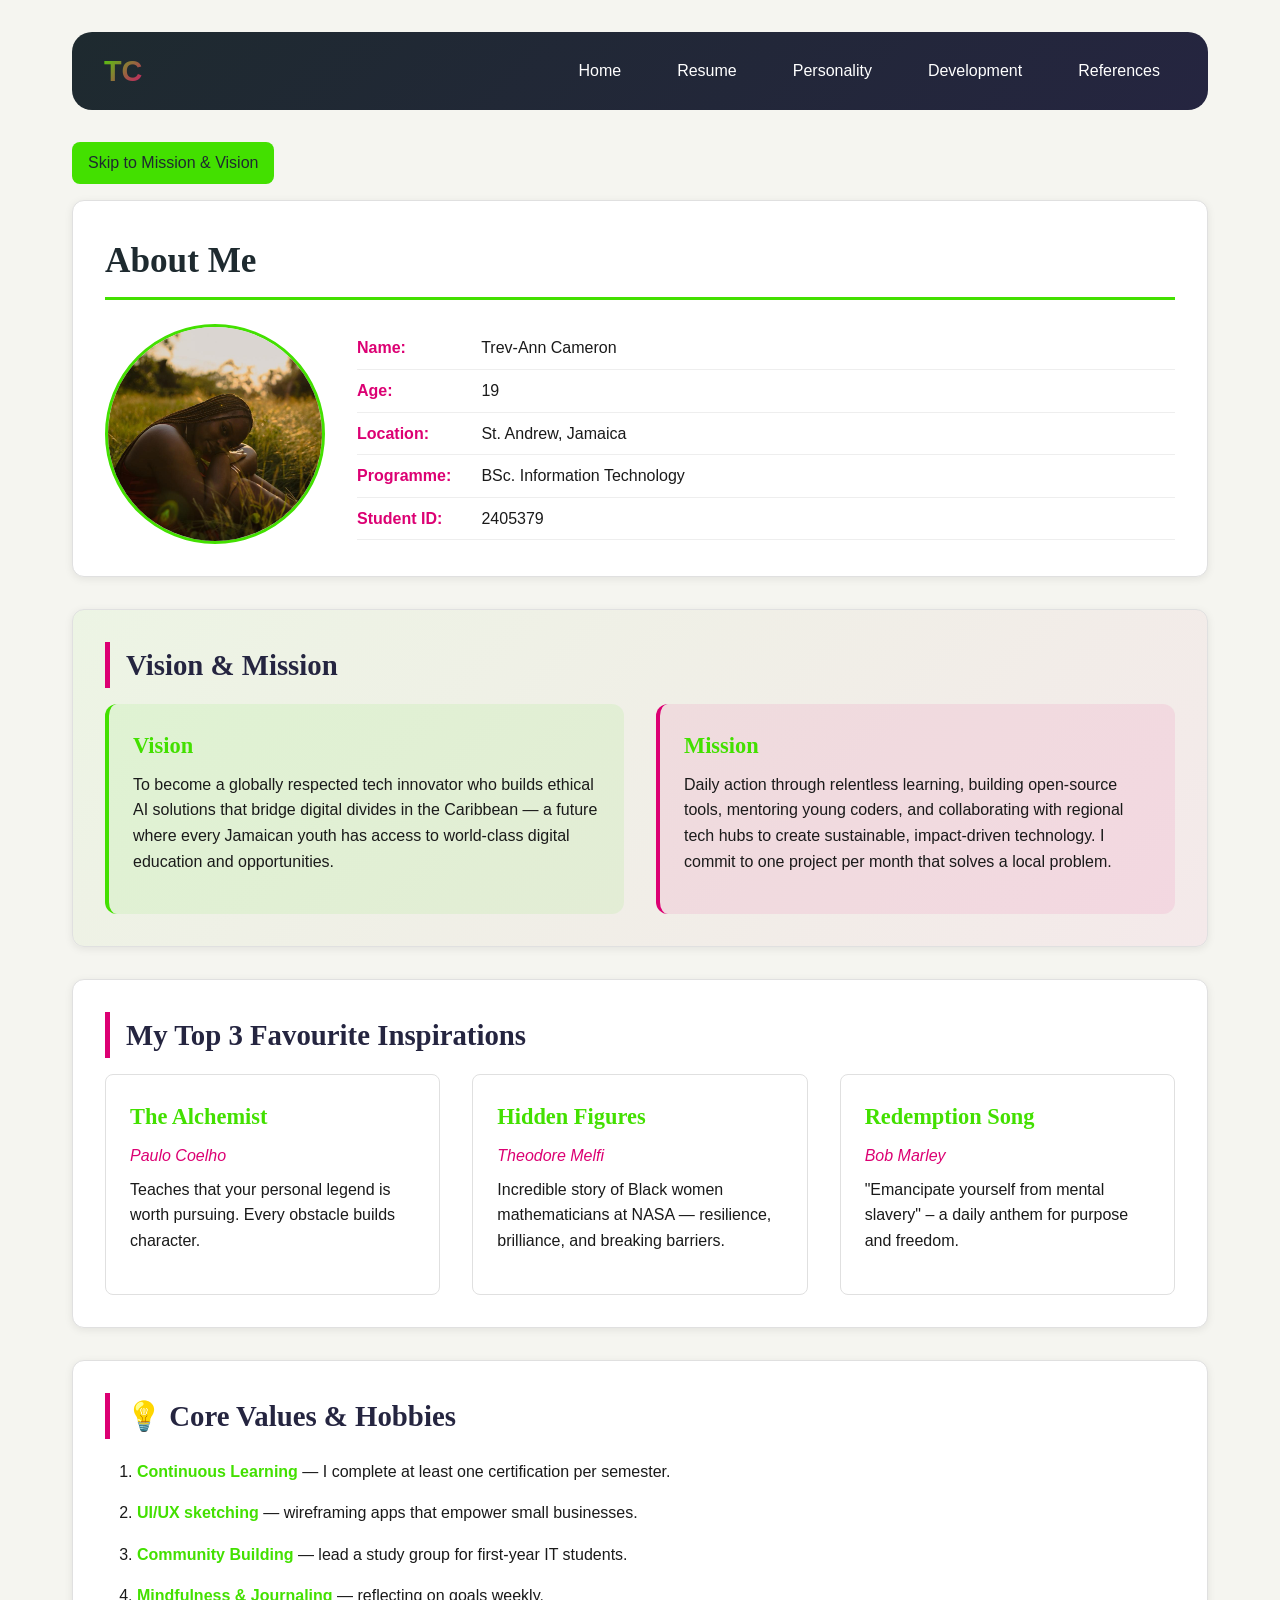
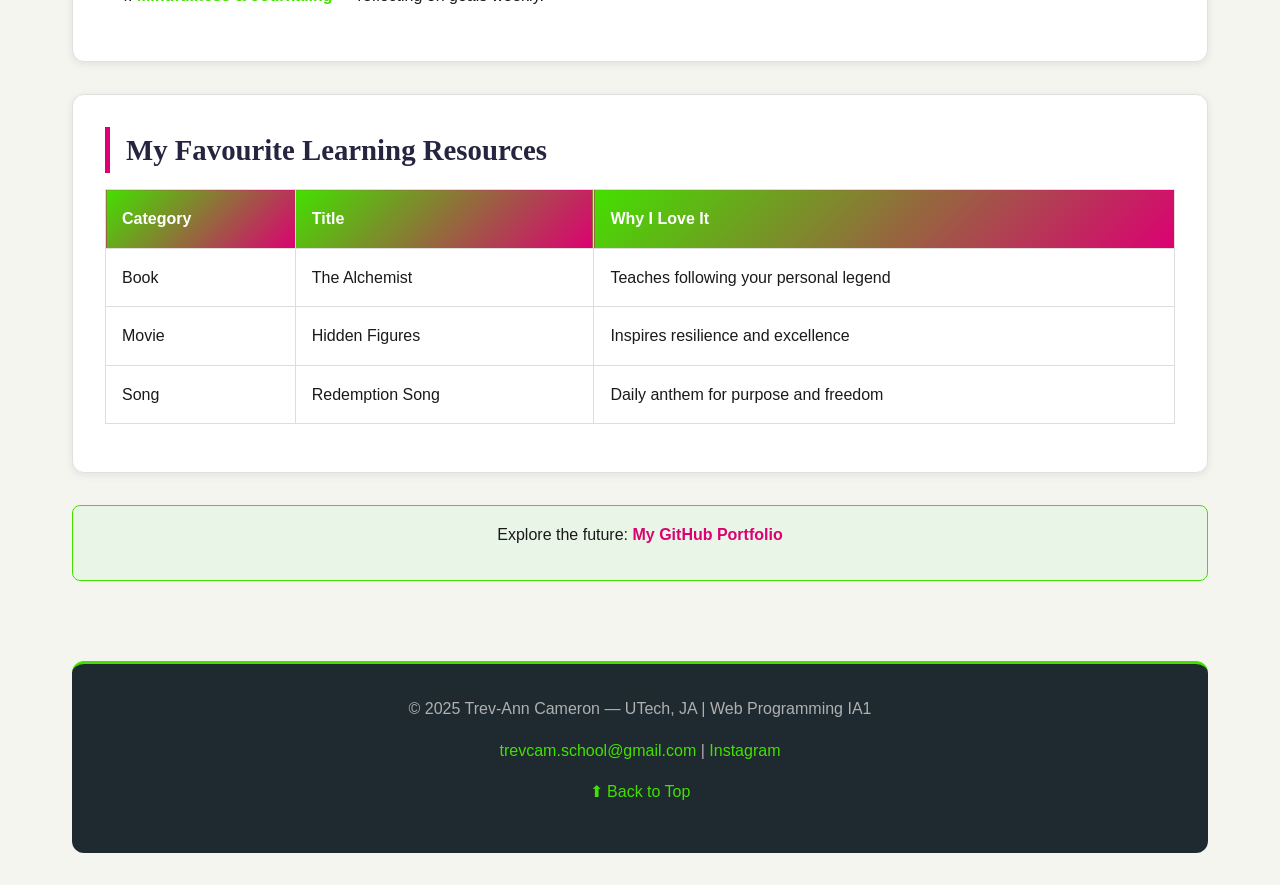
<file: codes/index.html>
<!DOCTYPE html>
<html lang="en">
<head>
    <meta charset="UTF-8">
    <meta name="viewport" content="width=device-width, initial-scale=1.0">
    <title>Trev-Ann Cameron | Visionary Portfolio</title>
    <link rel="stylesheet" href="style.css">
</head>
<body>

    
    <nav>
        <div class="logo-container">
            <div class="logo">TC</div>
        </div>
        <ul class="nav-links">
            <li><a href="index.html">Home</a></li>
            <li><a href="resume.html">Resume</a></li>
            <li><a href="personality.html">Personality</a></li>
            <li><a href="development.html">Development</a></li>
            <li><a href="references.html">References</a></li>
        </ul>
    </nav>

    <main class="container">
       
        <div class="skip-link">
            <a href="#mission-vision"> Skip to Mission & Vision</a>
        </div>

    
        <section class="demographics card">
            <h1>About Me</h1>
            <div class="demo-flex">
                <img src="../assets/trev-in-field-of-grass.jpeg" alt="Trev-Ann Cameron smiling in a green field, portfolio headshot" 
                     class="profile-img"
                     onclick="location.href='mailto:trevcam.school@gmail.com'">
                <ul class="demographics-list">
                    <li><strong>Name:</strong> Trev-Ann Cameron</li>
                    <li><strong>Age:</strong> 19</li>
                    <li><strong>Location:</strong> St. Andrew, Jamaica</li>
                    <li><strong>Programme:</strong> BSc. Information Technology</li>
                    <li><strong>Student ID:</strong> 2405379</li>
                </ul>
            </div>
        </section>

    
        <section id="mission-vision" class="card">
            <h2> Vision & Mission </h2>
            <div class="mission-vision-container">
                <div class="vision-box">
                    <h3> Vision</h3>
                    <p>To become a globally respected tech innovator who builds ethical AI solutions that bridge digital divides in the Caribbean — a future where every Jamaican youth has access to world-class digital education and opportunities.</p>
                </div>
                <div class="mission-box">
                    <h3>Mission</h3>
                    <p>Daily action through relentless learning, building open-source tools, mentoring young coders, and collaborating with regional tech hubs to create sustainable, impact-driven technology. I commit to one project per month that solves a local problem.</p>
                </div>
            </div>
        </section>

   
        <section class="card favorites-section">
            <h2> My Top 3 Favourite Inspirations </h2>
            <div class="cards-container">
                <div class="fav-card">
                    <h3> The Alchemist</h3>
                    <p class="author">Paulo Coelho</p>
                    <p>Teaches that your personal legend is worth pursuing. Every obstacle builds character.</p>
                </div>
                <div class="fav-card">
                    <h3> Hidden Figures</h3>
                    <p class="author">Theodore Melfi</p>
                    <p>Incredible story of Black women mathematicians at NASA — resilience, brilliance, and breaking barriers.</p>
                </div>
                <div class="fav-card">
                    <h3>Redemption Song</h3>
                    <p class="author">Bob Marley</p>
                    <p>"Emancipate yourself from mental slavery" – a daily anthem for purpose and freedom.</p>
                </div>
            </div>
        </section>

       
        <section class="card list-section">
            <h2>💡 Core Values & Hobbies</h2>
            <ol class="styled-list ordered">
                <li> <strong>Continuous Learning</strong> — I complete at least one certification per semester.</li>
                <li> <strong>UI/UX sketching</strong> — wireframing apps that empower small businesses.</li>
                <li> <strong>Community Building</strong> — lead a study group for first-year IT students.</li>
                <li> <strong>Mindfulness & Journaling</strong> — reflecting on goals weekly.</li>
            </ol>
        </section>

        
        <section class="card table-section">
            <h2> My Favourite Learning Resources</h2>
            <table class="favorites-table">
                <thead>
                    <tr>
                        <th>Category</th>
                        <th>Title</th>
                        <th>Why I Love It</th>
                    </tr>
                </thead>
                <tbody>
                    <tr>
                        <td>Book</td>
                        <td>The Alchemist</td>
                        <td>Teaches following your personal legend</td>
                    </tr>
                    <tr>
                        <td>Movie</td>
                        <td>Hidden Figures</td>
                        <td>Inspires resilience and excellence</td>
                    </tr>
                    <tr>
                        <td> Song</td>
                        <td>Redemption Song</td>
                        <td>Daily anthem for purpose and freedom</td>
                    </tr>
                </tbody>
            </table>
        </section>

        
        <div class="external-link-box">
            <p>Explore the future: <a href="https://github.com/trevluvscoding/IA1" target="_blank" class="external">My GitHub Portfolio </a></p>
        </div>

    </main>

    <footer id="main-footer">
        <p>© 2025 Trev-Ann Cameron — UTech, JA | Web Programming IA1</p>
        <p><a href="mailto:trevcam.school@gmail.com">trevcam.school@gmail.com</a> | 
        <a href="https://www.instagram.com/trevantonia" target="_blank">Instagram </a></p>
        <p><a href="#">⬆ Back to Top</a></p>
    </footer>
</body>
</html>
</file>
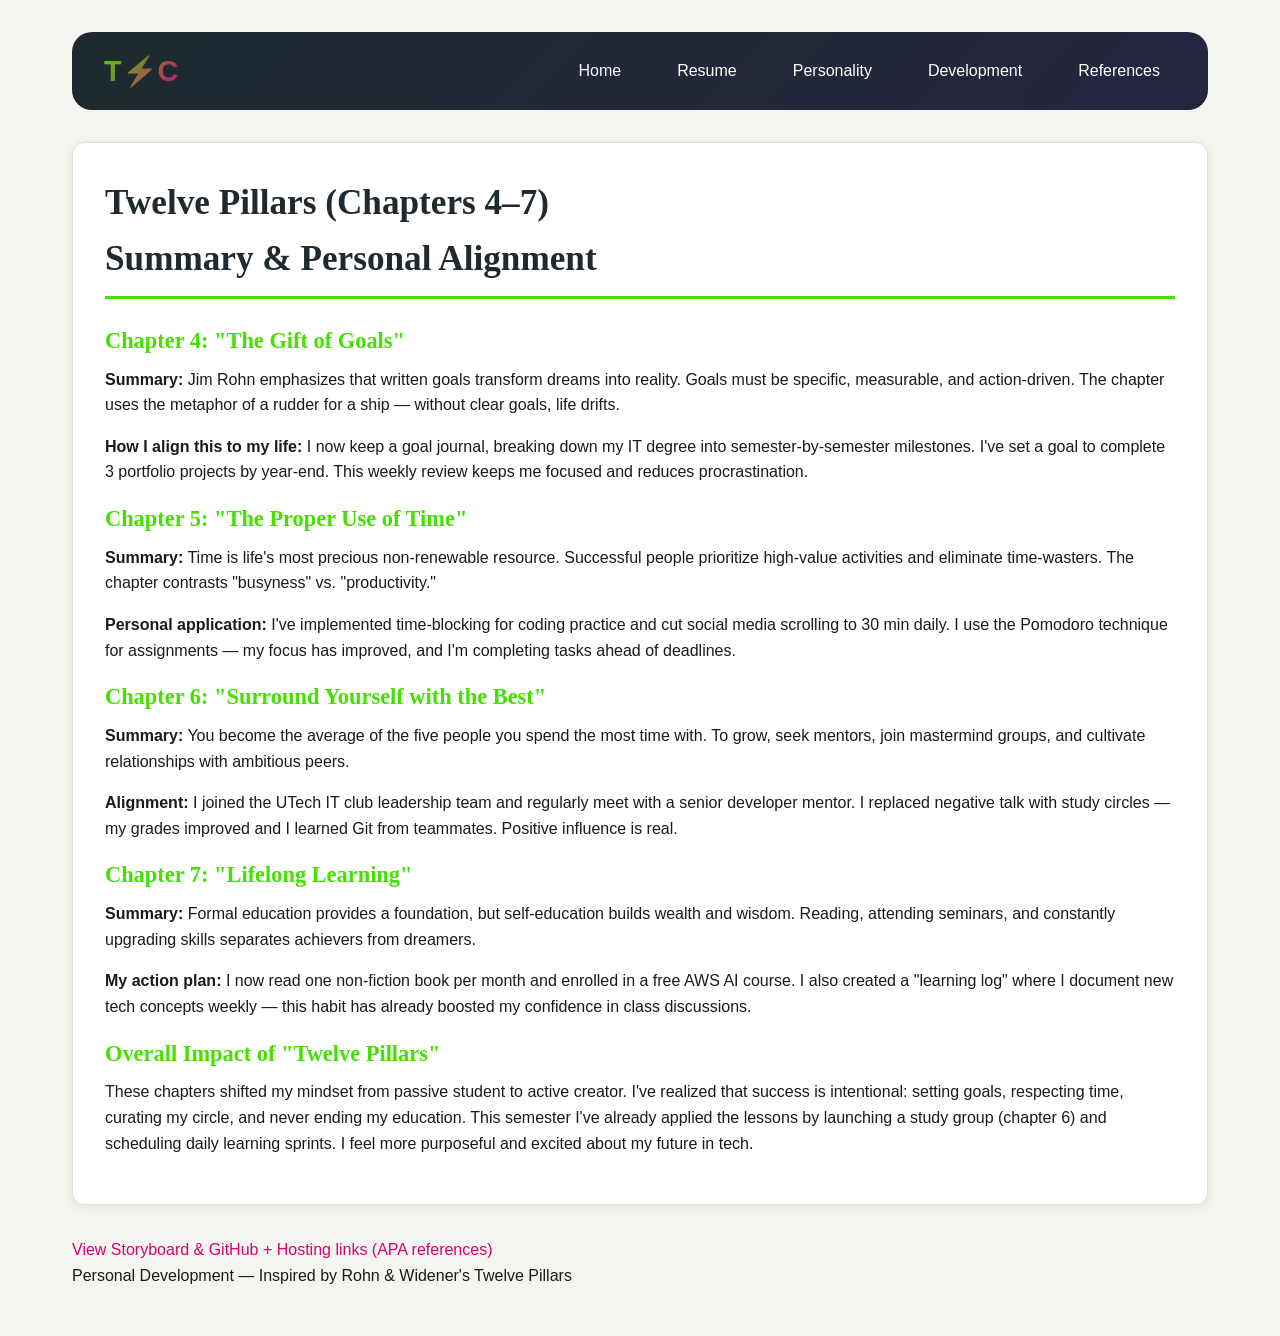
<file: codes/development.html>
<!DOCTYPE html>
<html lang="en">
<head>
    <meta charset="UTF-8">
    <meta name="viewport" content="width=device-width, initial-scale=1.0">
    <title>Personal Development | Twelve Pillars Reflection</title>
    <link rel="stylesheet" href="style.css">
</head>
<body>
    <nav>
        <div class="logo-container"><div class="logo">T⚡C</div></div>
        <ul class="nav-links">
            <li><a href="index.html">Home</a></li>
            <li><a href="resume.html">Resume</a></li>
            <li><a href="personality.html">Personality</a></li>
            <li><a href="development.html">Development</a></li>
            <li><a href="references.html">References</a></li>
        </ul>
    </nav>

    <main class="container">
        <!-- Q4.3: Twelve Pillars Chapters 4-7 summary and reflection -->
        <section class="card pillars-reflection">
            <h1> Twelve Pillars (Chapters 4–7) <br> Summary & Personal Alignment</h1>
            
            <div class="chapter-summary">
                <h3> Chapter 4: "The Gift of Goals"</h3>
                <p><strong>Summary:</strong> Jim Rohn emphasizes that written goals transform dreams into reality. Goals must be specific, measurable, and action-driven. The chapter uses the metaphor of a rudder for a ship — without clear goals, life drifts.</p>
                <p><strong>How I align this to my life:</strong> I now keep a goal journal, breaking down my IT degree into semester-by-semester milestones. I've set a goal to complete 3 portfolio projects by year-end. This weekly review keeps me focused and reduces procrastination.</p>
            </div>

            <div class="chapter-summary">
                <h3> Chapter 5: "The Proper Use of Time"</h3>
                <p><strong>Summary:</strong> Time is life's most precious non-renewable resource. Successful people prioritize high-value activities and eliminate time-wasters. The chapter contrasts "busyness" vs. "productivity."</p>
                <p><strong>Personal application:</strong> I've implemented time-blocking for coding practice and cut social media scrolling to 30 min daily. I use the Pomodoro technique for assignments — my focus has improved, and I'm completing tasks ahead of deadlines.</p>
            </div>

            <div class="chapter-summary">
                <h3> Chapter 6: "Surround Yourself with the Best"</h3>
                <p><strong>Summary:</strong> You become the average of the five people you spend the most time with. To grow, seek mentors, join mastermind groups, and cultivate relationships with ambitious peers.</p>
                <p><strong>Alignment:</strong> I joined the UTech IT club leadership team and regularly meet with a senior developer mentor. I replaced negative talk with study circles — my grades improved and I learned Git from teammates. Positive influence is real.</p>
            </div>

            <div class="chapter-summary">
                <h3> Chapter 7: "Lifelong Learning"</h3>
                <p><strong>Summary:</strong> Formal education provides a foundation, but self-education builds wealth and wisdom. Reading, attending seminars, and constantly upgrading skills separates achievers from dreamers.</p>
                <p><strong>My action plan:</strong> I now read one non-fiction book per month and enrolled in a free AWS AI course. I also created a "learning log" where I document new tech concepts weekly — this habit has already boosted my confidence in class discussions.</p>
            </div>

            <div class="overall-reflection">
                <h3> Overall Impact of "Twelve Pillars" </h3>
                <p>These chapters shifted my mindset from passive student to active creator. I've realized that success is intentional: setting goals, respecting time, curating my circle, and never ending my education. This semester I've already applied the lessons by launching a study group (chapter 6) and scheduling daily learning sprints. I feel more purposeful and excited about my future in tech.</p>
            </div>
        </section>

        <!-- Anchor link to storyboard in references (GitHub and hosting link will be there) -->
        <div class="ref-link">
            <a href="references.html#storyboard-ref"> View Storyboard & GitHub + Hosting links (APA references)</a>
        </div>
    </main>

    <footer>
        <p>Personal Development — Inspired by Rohn & Widener's Twelve Pillars</p>
    </footer>
</body>
</html>
</file>
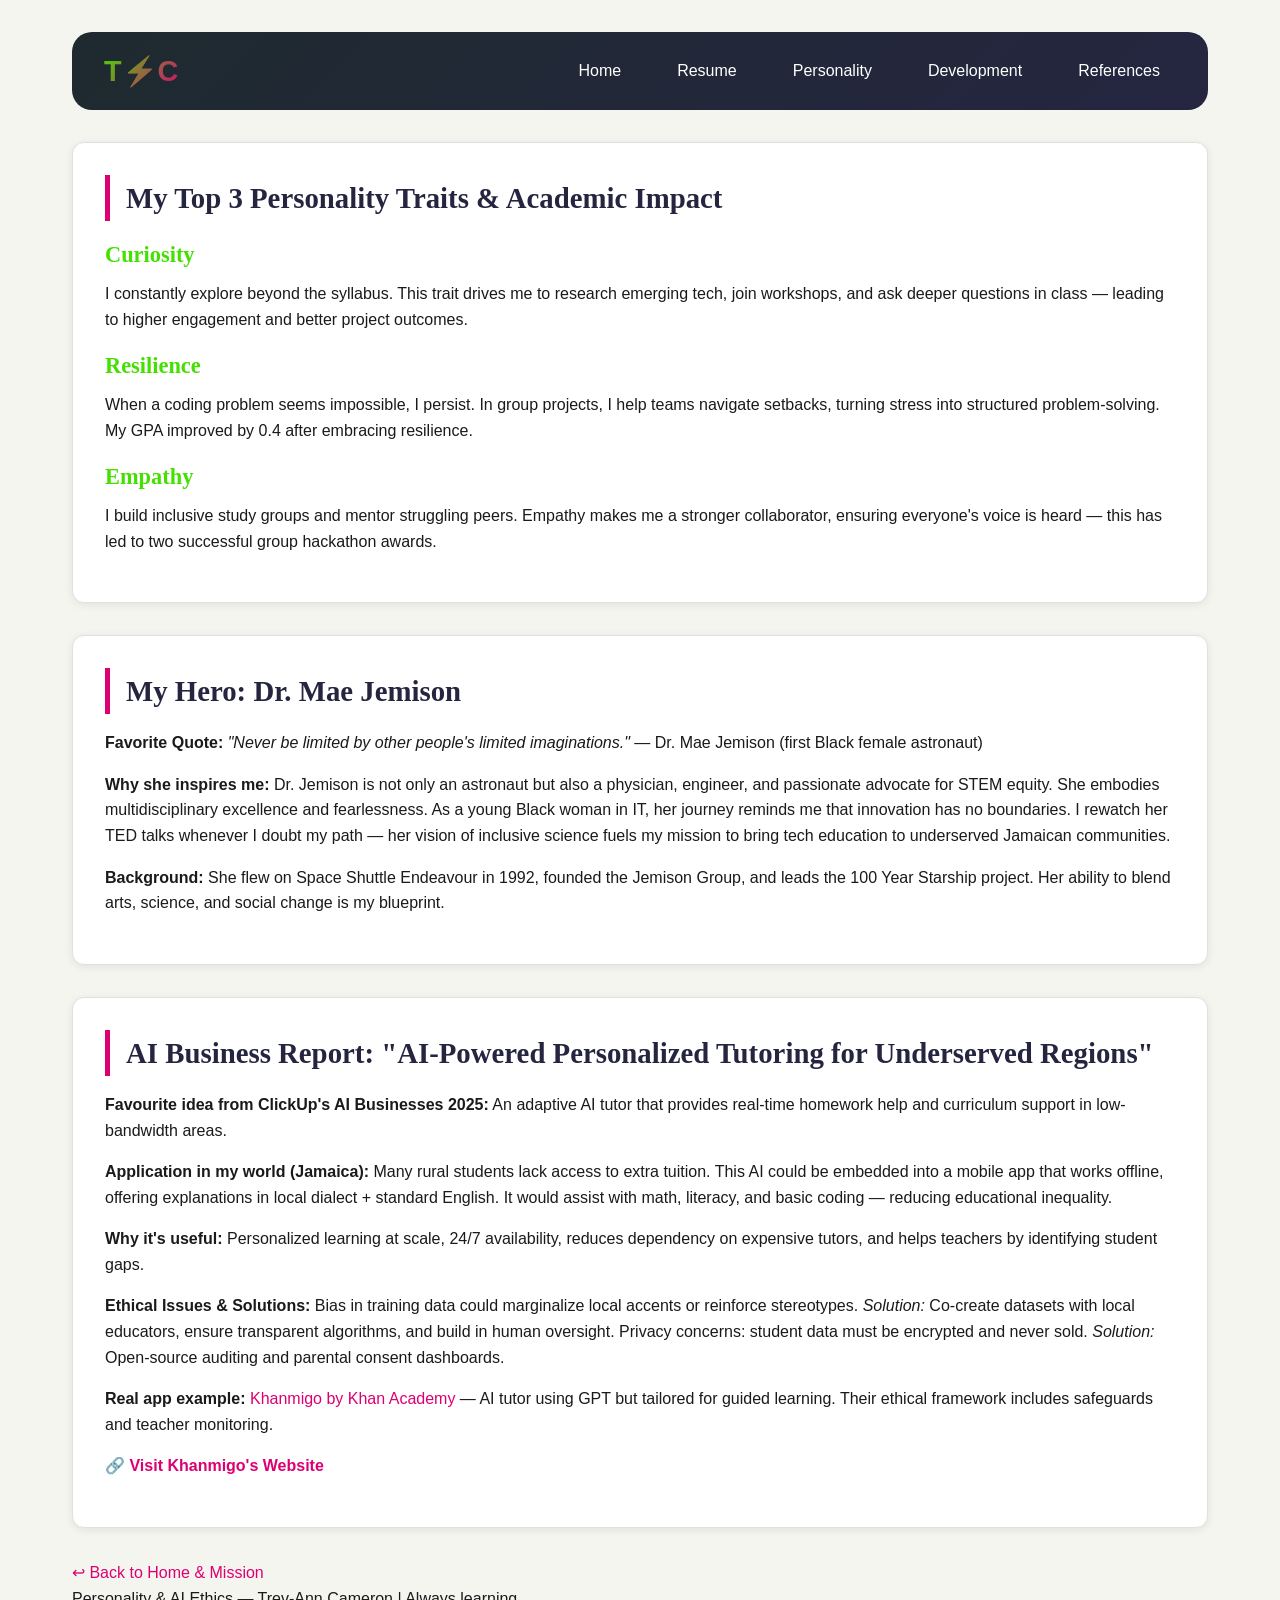
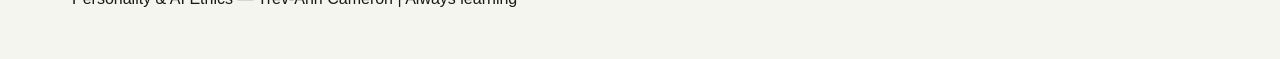
<file: codes/personality.html>
<!DOCTYPE html>
<html lang="en">
<head>
    <meta charset="UTF-8">
    <meta name="viewport" content="width=device-width, initial-scale=1.0">
    <title>Personality & AI Report | Trev-Ann</title>
    <link rel="stylesheet" href="style.css">
</head>
<body>
    <nav>
        <div class="logo-container"><div class="logo">T⚡C</div></div>
        <ul class="nav-links">
            <li><a href="index.html">Home</a></li>
            <li><a href="resume.html">Resume</a></li>
            <li><a href="personality.html">Personality</a></li>
            <li><a href="development.html">Development</a></li>
            <li><a href="references.html">References</a></li>
        </ul>
    </nav>

    <main class="container">
        <!-- Q4.2.a: Top 3 strongest personality traits & impact on academic life -->
        <section class="card traits-section">
            <h2> My Top 3 Personality Traits & Academic Impact</h2>
            <div class="traits-grid">
                <div class="trait-item">
                    <h3> Curiosity</h3>
                    <p>I constantly explore beyond the syllabus. This trait drives me to research emerging tech, join workshops, and ask deeper questions in class — leading to higher engagement and better project outcomes.</p>
                </div>
                <div class="trait-item">
                    <h3> Resilience</h3>
                    <p>When a coding problem seems impossible, I persist. In group projects, I help teams navigate setbacks, turning stress into structured problem-solving. My GPA improved by 0.4 after embracing resilience.</p>
                </div>
                <div class="trait-item">
                    <h3> Empathy</h3>
                    <p>I build inclusive study groups and mentor struggling peers. Empathy makes me a stronger collaborator, ensuring everyone's voice is heard — this has led to two successful group hackathon awards.</p>
                </div>
            </div>
        </section>

        <!-- Q4.2.b: Hero, favourite scene / motto -->
        <section class="card hero-section">
            <h2> My Hero: Dr. Mae Jemison </h2>
            <div class="hero-content">
                <p><strong>Favorite Quote:</strong> <em>"Never be limited by other people's limited imaginations."</em> — Dr. Mae Jemison (first Black female astronaut)</p>
                <p><strong>Why she inspires me:</strong> Dr. Jemison is not only an astronaut but also a physician, engineer, and passionate advocate for STEM equity. She embodies multidisciplinary excellence and fearlessness. As a young Black woman in IT, her journey reminds me that innovation has no boundaries. I rewatch her TED talks whenever I doubt my path — her vision of inclusive science fuels my mission to bring tech education to underserved Jamaican communities.</p>
                <p><strong>Background:</strong> She flew on Space Shuttle Endeavour in 1992, founded the Jemison Group, and leads the 100 Year Starship project. Her ability to blend arts, science, and social change is my blueprint.</p>
            </div>
        </section>

        <!-- Q4.2.c: AI Businesses of 2025 - report on favourite idea + ethics + example app -->
        <section class="card ai-report">
            <h2> AI Business Report: "AI-Powered Personalized Tutoring for Underserved Regions"</h2>
            <p><strong>Favourite idea from ClickUp's AI Businesses 2025:</strong> An adaptive AI tutor that provides real-time homework help and curriculum support in low-bandwidth areas.</p>
            <p><strong>Application in my world (Jamaica):</strong> Many rural students lack access to extra tuition. This AI could be embedded into a mobile app that works offline, offering explanations in local dialect + standard English. It would assist with math, literacy, and basic coding — reducing educational inequality.</p>
            <p><strong>Why it's useful:</strong> Personalized learning at scale, 24/7 availability, reduces dependency on expensive tutors, and helps teachers by identifying student gaps.</p>
            <p><strong> Ethical Issues & Solutions:</strong> Bias in training data could marginalize local accents or reinforce stereotypes. <em>Solution:</em> Co-create datasets with local educators, ensure transparent algorithms, and build in human oversight. Privacy concerns: student data must be encrypted and never sold. <em>Solution:</em> Open-source auditing and parental consent dashboards.</p>
            <p><strong> Real app example:</strong> <a href="https://www.khanmigo.ai/" target="_blank">Khanmigo by Khan Academy</a> — AI tutor using GPT but tailored for guided learning. Their ethical framework includes safeguards and teacher monitoring.</p>
            <p class="app-link">🔗 <a href="https://www.khanmigo.ai/" target="_blank" class="external">Visit Khanmigo's Website </a></p>
        </section>

        <!-- internal bookmark for personality -->
        <div class="back-link">
            <a href="index.html#mission-vision">↩ Back to Home & Mission</a>
        </div>
    </main>

    <footer>
        <p>Personality & AI Ethics — Trev-Ann Cameron | Always learning</p>
    </footer>
</body>
</html>
</file>
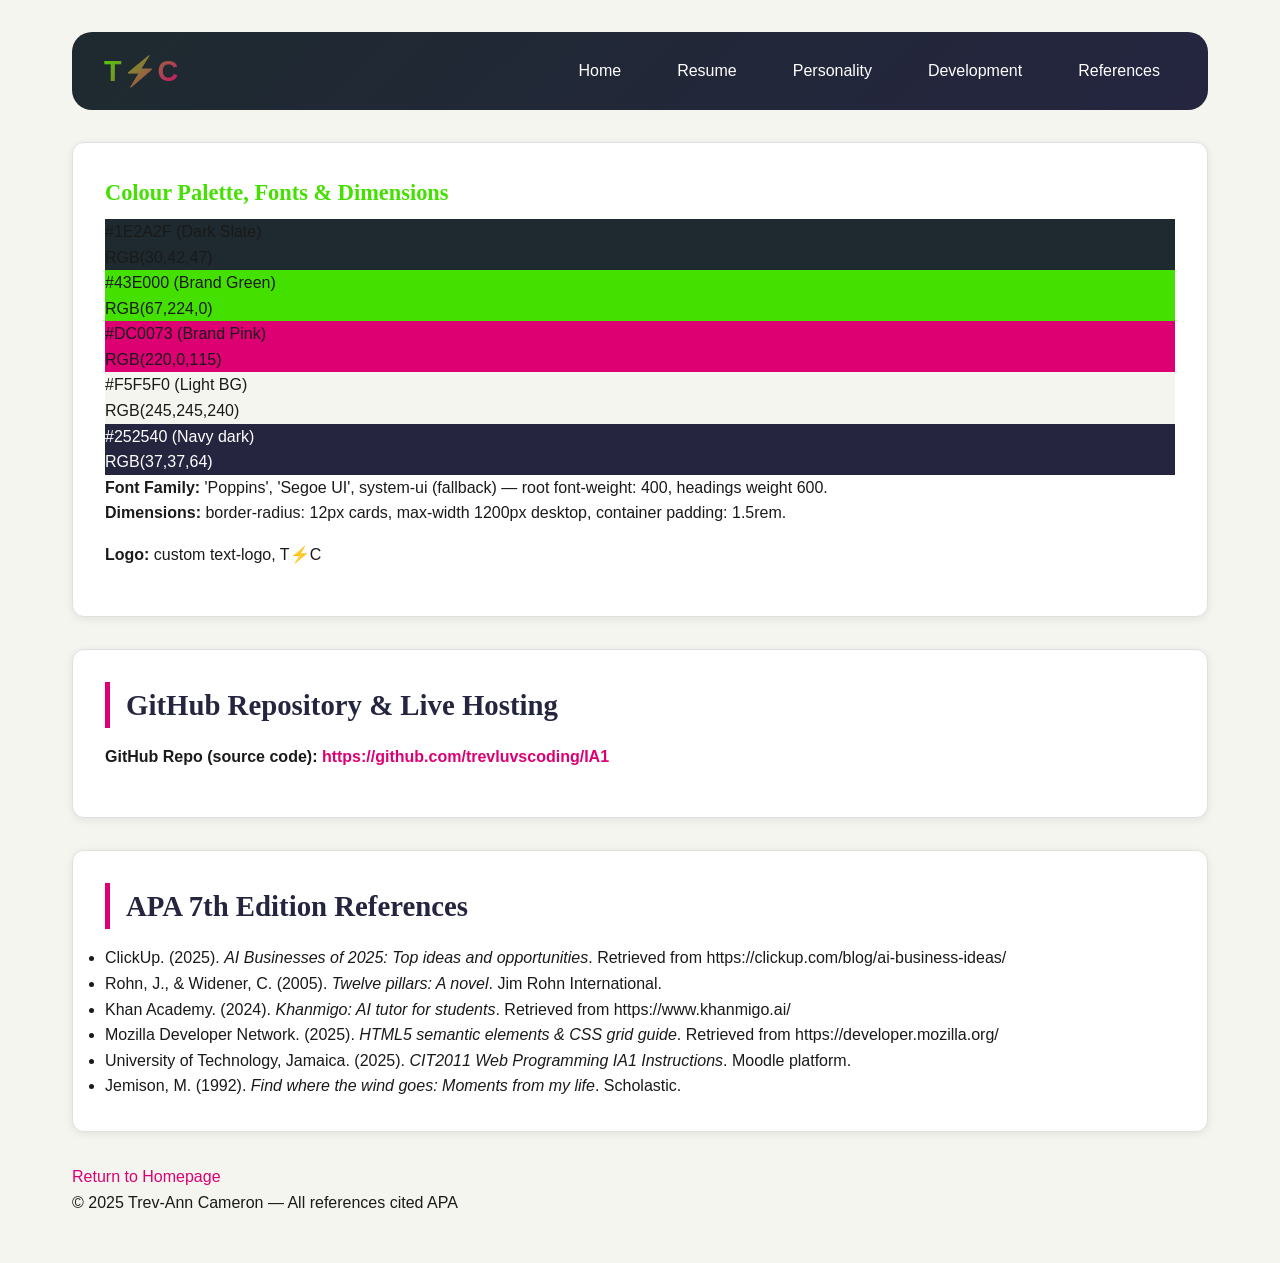
<file: codes/references.html>
<!DOCTYPE html>
<html lang="en">
<head>
    <meta charset="UTF-8">
    <meta name="viewport" content="width=device-width, initial-scale=1.0">
    <title>References, Storyboard, GitHub & Hosting | IA1</title>
    <link rel="stylesheet" href="style.css">
</head>
<body>
    <nav>
        <div class="logo-container"><div class="logo">T⚡C</div></div>
        <ul class="nav-links">
            <li><a href="index.html">Home</a></li>
            <li><a href="resume.html">Resume</a></li>
            <li><a href="personality.html">Personality</a></li>
            <li><a href="development.html">Development</a></li>
            <li><a href="references.html">References</a></li>
        </ul>
    </nav>

    <main class="container"> 
        <section id="storyboard-ref" class="card storyboard-section">
            <div class="design-system">
                <h3> Colour Palette, Fonts & Dimensions</h3>
                <div class="palette">
                    <div class="color-box" style="background:#1E2A2F;">#1E2A2F (Dark Slate)<br>RGB(30,42,47)</div>
                    <div class="color-box" style="background:#43E000;">#43E000 (Brand Green)<br>RGB(67,224,0)</div>
                    <div class="color-box" style="background:#DC0073;">#DC0073 (Brand Pink)<br>RGB(220,0,115)</div>
                    <div class="color-box" style="background:#F5F5F0;">#F5F5F0 (Light BG)<br>RGB(245,245,240)</div>
                    <div class="color-box" style="background:#252540; color:white;">#252540 (Navy dark)<br>RGB(37,37,64)</div>
                </div>
                <p><strong>Font Family:</strong> 'Poppins', 'Segoe UI', system-ui (fallback) — root font-weight: 400, headings weight 600.<br>
                <strong>Dimensions:</strong> border-radius: 12px cards, max-width 1200px desktop, container padding: 1.5rem.</p>
                <p><strong>Logo:</strong> custom text-logo, T⚡C</p>
            </div>
        </section>

        
        <section class="card github-hosting">
            <h2> GitHub Repository & Live Hosting</h2>
            <p><strong> GitHub Repo (source code):</strong> <a href="https://github.com/trevluvscoding/IA1" target="_blank" class="external">https://github.com/trevluvscoding/IA1</a><br>
            </p>
        </section>

        
        <section class="card apa-references">
            <h2> APA 7th Edition References</h2>
            <ul class="apa-list">
                <li>ClickUp. (2025). <em>AI Businesses of 2025: Top ideas and opportunities</em>. Retrieved from https://clickup.com/blog/ai-business-ideas/</li>
                <li>Rohn, J., & Widener, C. (2005). <em>Twelve pillars: A novel</em>. Jim Rohn International.</li>
                <li>Khan Academy. (2024). <em>Khanmigo: AI tutor for students</em>. Retrieved from https://www.khanmigo.ai/</li>
                <li>Mozilla Developer Network. (2025). <em>HTML5 semantic elements & CSS grid guide</em>. Retrieved from https://developer.mozilla.org/</li>
                <li>University of Technology, Jamaica. (2025). <em>CIT2011 Web Programming IA1 Instructions</em>. Moodle platform.</li>
                <li>Jemison, M. (1992). <em>Find where the wind goes: Moments from my life</em>. Scholastic.</li>
            </ul>
        </section>

        <div class="back-home">
            <a href="index.html"> Return to Homepage</a>
        </div>
    </main>

    <footer>
        <p>© 2025 Trev-Ann Cameron —  All references cited APA</p>
    </footer>
</body>
</html>
</file>
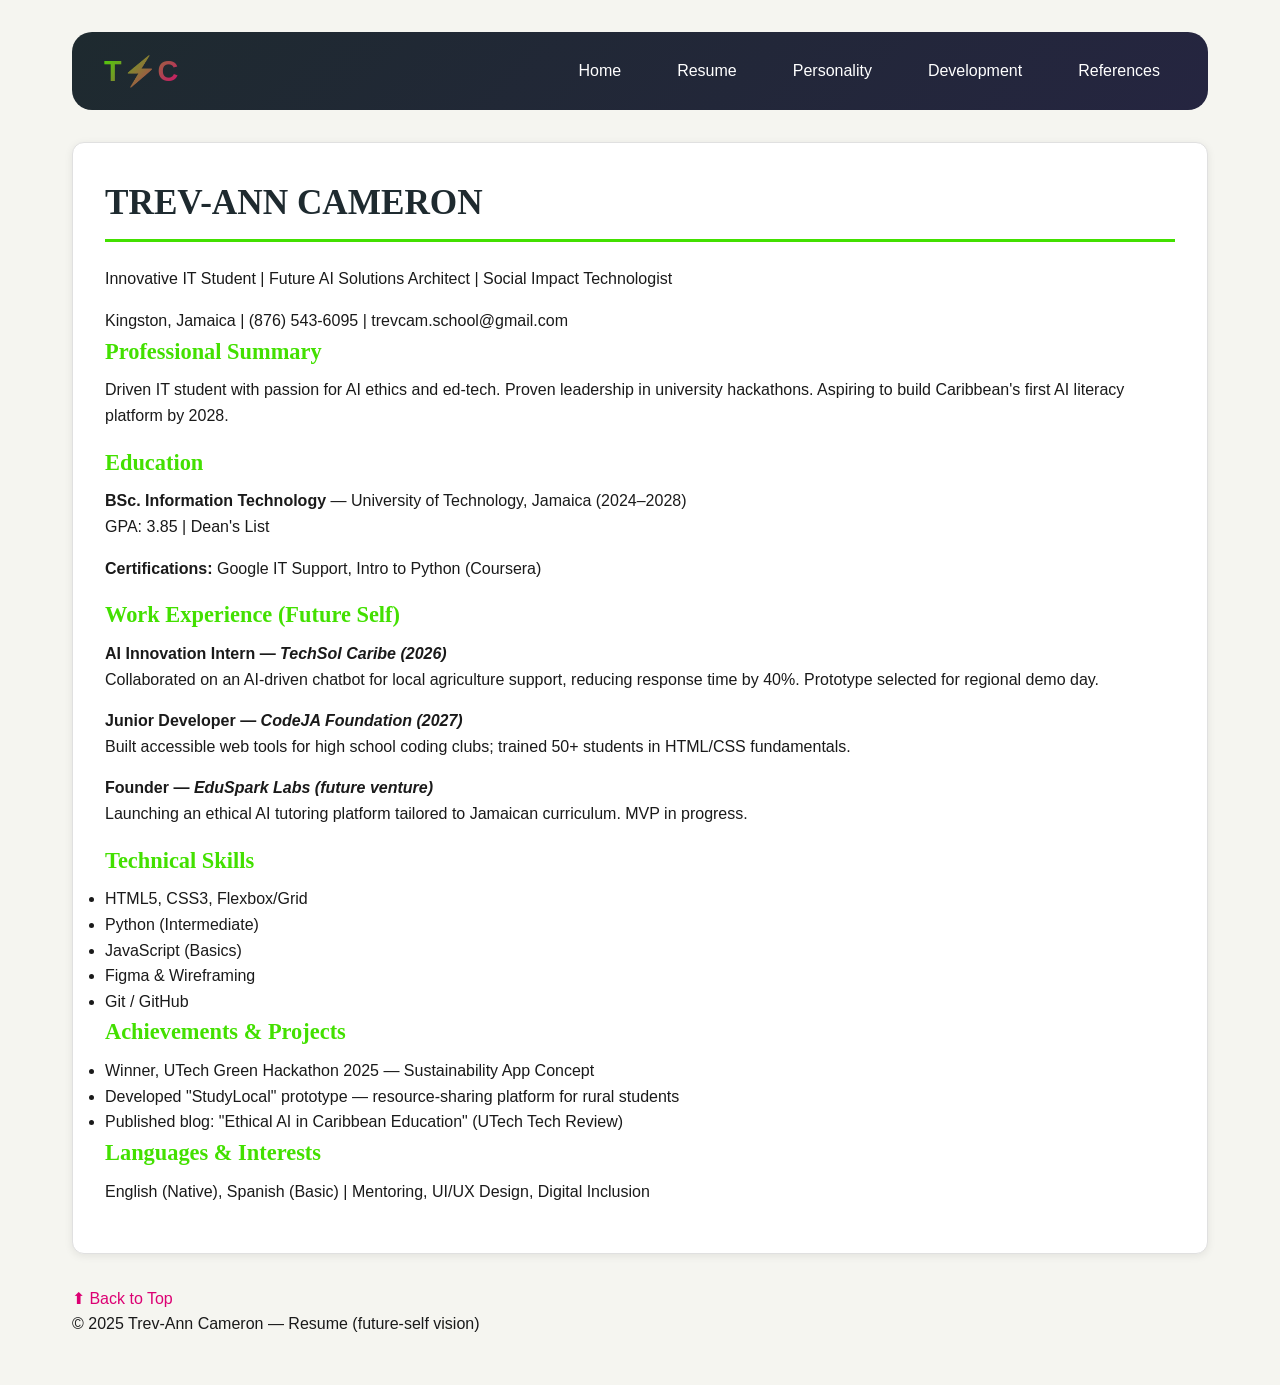
<file: codes/resume.html>
<!DOCTYPE html>
<html lang="en">
<head>
    <meta charset="UTF-8">
    <meta name="viewport" content="width=device-width, initial-scale=1.0">
    <title>Resume — Future-Focused CV | Trev-Ann</title>
    <link rel="stylesheet" href="style.css">
</head>
<body>
    <nav>
        <div class="logo-container">
            <div class="logo">T⚡C</div>
        </div>
        <ul class="nav-links">
            <li><a href="index.html">Home</a></li>
            <li><a href="resume.html">Resume</a></li>
            <li><a href="personality.html">Personality</a></li>
            <li><a href="development.html">Development</a></li>
            <li><a href="references.html">References</a></li>
        </ul>
    </nav>

    <main class="container">
        <!-- Q4.1.a: Mirror of Resume - modern design, future self / imaginary experience -->
        <section class="resume-modern card">
            <div class="resume-header">
                <h1>TREV-ANN CAMERON</h1>
                <p class="tagline">Innovative IT Student | Future AI Solutions Architect | Social Impact Technologist</p>
                <div class="resume-contact">
                    <span> Kingston, Jamaica</span> | 
                    <span> (876) 543-6095</span> | 
                    <span> trevcam.school@gmail.com</span>
                </div>
            </div>

            <div class="resume-grid">
                <div class="resume-left">
                    <div class="resume-section">
                        <h3> Professional Summary</h3>
                        <p>Driven IT student with passion for AI ethics and ed-tech. Proven leadership in university hackathons. Aspiring to build Caribbean's first AI literacy platform by 2028.</p>
                    </div>
                    <div class="resume-section">
                        <h3> Education</h3>
                        <p><strong>BSc. Information Technology</strong> — University of Technology, Jamaica (2024–2028)<br>GPA: 3.85 | Dean's List</p>
                        <p><strong>Certifications:</strong> Google IT Support, Intro to Python (Coursera)</p>
                    </div>
                    <div class="resume-section">
                        <h3> Work Experience (Future Self)</h3>
                        <div class="job">
                            <h4>AI Innovation Intern — <em>TechSol Caribe (2026)</em></h4>
                            <p>Collaborated on an AI-driven chatbot for local agriculture support, reducing response time by 40%. Prototype selected for regional demo day.</p>
                        </div>
                        <div class="job">
                            <h4>Junior Developer — <em>CodeJA Foundation (2027)</em></h4>
                            <p>Built accessible web tools for high school coding clubs; trained 50+ students in HTML/CSS fundamentals.</p>
                        </div>
                        <div class="job">
                            <h4>Founder — <em>EduSpark Labs (future venture)</em></h4>
                            <p>Launching an ethical AI tutoring platform tailored to Jamaican curriculum. MVP in progress.</p>
                        </div>
                    </div>
                </div>

                <div class="resume-right">
                    <div class="resume-section">
                        <h3> Technical Skills</h3>
                        <ul class="skills-list">
                            <li>HTML5, CSS3, Flexbox/Grid</li>
                            <li>Python (Intermediate)</li>
                            <li>JavaScript (Basics)</li>
                            <li>Figma & Wireframing</li>
                            <li>Git / GitHub</li>
                        </ul>
                    </div>
                    <div class="resume-section">
                        <h3> Achievements & Projects</h3>
                        <ul class="achievements">
                            <li> Winner, UTech Green Hackathon 2025 — Sustainability App Concept</li>
                            <li> Developed "StudyLocal" prototype — resource-sharing platform for rural students</li>
                            <li> Published blog: "Ethical AI in Caribbean Education" (UTech Tech Review)</li>
                        </ul>
                    </div>
                    <div class="resume-section">
                        <h3> Languages & Interests</h3>
                        <p>English (Native), Spanish (Basic) | Mentoring, UI/UX Design, Digital Inclusion</p>
                    </div>
                </div>
            </div>
            
        </section>

        <!-- bookmark internal anchor example back to top -->
        <div class="back-to-top">
            <a href="#">⬆ Back to Top </a>
        </div>
    </main>

    <footer>
        <p>© 2025 Trev-Ann Cameron — Resume (future-self vision)</p>
    </footer>
</body>
</html>
</file>
<file: codes/style.css>
/* Q2: VARIABLES for consistent colour scheme and font family */
:root {
    /* Colour Scheme Variables */
    --primary-green: #43E000;
    --primary-pink: #DC0073;
    --primary-dark: #1E2A2F;
    --primary-navy: #252540;
    --primary-light: #F5F5F0;
    --accent-orange: #FF6B35;
    
    /* Text Colours */
    --text-white: #FFFFFF;
    --text-dark: #1A1A1A;
    --text-gray: #666666;
    --text-muted: #B0B0B0;
    
    /* Background Colours */
    --bg-light: #F5F5F0;
    --bg-white: #FFFFFF;
    --bg-dark: #1E2A2F;
    
    /* Font Families */
    --font-main: 'Segoe UI', Tahoma, Geneva, Verdana, sans-serif;
    --font-heading: 'Georgia', 'Times New Roman', serif;
    
    /* Spacing Variables */
    --space-xs: 0.25rem;
    --space-sm: 0.5rem;
    --space-md: 1rem;
    --space-lg: 1.5rem;
    --space-xl: 2rem;
    --space-xxl: 3rem;
    
    /* Border Radius */
    --radius-sm: 4px;
    --radius-md: 8px;
    --radius-lg: 12px;
    --radius-xl: 20px;
    --radius-round: 50%;
    
    /* Transitions */
    --transition-fast: 0.2s ease;
    --transition-normal: 0.3s ease;
}

/* RESET STYLES */
* {
    margin: 0;
    padding: 0;
    box-sizing: border-box;
}

/* Q2: ELEMENT SELECTOR - Body styling */
body {
    font-family: var(--font-main);
    color: var(--text-dark);
    background-color: var(--bg-light);
    line-height: 1.6;
    padding: var(--space-md);
}

/* Q2: ELEMENT SELECTOR - Heading tags */
h1 {
    font-family: var(--font-heading);
    font-size: 2.2rem;
    font-weight: 700;
    color: var(--primary-dark);
    margin-bottom: var(--space-lg);
    padding-bottom: var(--space-sm);
    border-bottom: 3px solid var(--primary-green);
}

h2 {
    font-family: var(--font-heading);
    font-size: 1.8rem;
    font-weight: 600;
    color: var(--primary-navy);
    margin-bottom: var(--space-md);
    padding-left: var(--space-md);
    border-left: 5px solid var(--primary-pink);
}

h3 {
    font-family: var(--font-heading);
    font-size: 1.4rem;
    font-weight: 600;
    color: var(--primary-green);
    margin-bottom: var(--space-sm);
}

/* Q2: ELEMENT SELECTOR - Navigation */
nav {
    background: linear-gradient(135deg, var(--primary-dark), var(--primary-navy));
    padding: var(--space-md) var(--space-xl);
    border-radius: var(--radius-xl);
    margin-bottom: var(--space-xl);
    display: flex;
    justify-content: space-between;
    align-items: center;
    flex-wrap: wrap;
}

.nav-links {
    display: flex;
    list-style: none;
    gap: var(--space-lg);
    flex-wrap: wrap;
}

.nav-links li {
    list-style: none;
}

.nav-links a {
    color: var(--text-white);
    text-decoration: none;
    font-weight: 500;
    padding: var(--space-sm) var(--space-md);
    transition: all var(--transition-fast);
    border-radius: var(--radius-md);
}

.nav-links a:hover {
    background: var(--primary-green);
    color: var(--primary-dark);
    transform: translateY(-2px);
}

/* Q2: ELEMENT SELECTOR - Paragraphs */
p {
    margin-bottom: var(--space-md);
    line-height: 1.6;
}

/* Q2: ELEMENT SELECTOR - Links */
a {
    color: var(--primary-pink);
    text-decoration: none;
    transition: color var(--transition-fast);
}

/* Q2: CLASS SELECTOR - Card styling */
.card {
    background: var(--bg-white);
    border-radius: var(--radius-lg);
    padding: var(--space-xl);
    margin-bottom: var(--space-xl);
    border: 1px solid #e0e0e0;
    box-shadow: 0 2px 8px rgba(0, 0, 0, 0.08);
    transition: all var(--transition-normal);
}

.card:hover {
    transform: translateY(-5px);
    box-shadow: 0 8px 20px rgba(0, 0, 0, 0.15);
    border-color: var(--primary-green);
}

/* Q2: CLASS SELECTOR - Button styling */
.btn {
    display: inline-block;
    padding: var(--space-md) var(--space-xl);
    border-radius: var(--radius-md);
    font-weight: 600;
    text-align: center;
    cursor: pointer;
    transition: all var(--transition-normal);
}

.btn-primary {
    background: var(--primary-green);
    color: var(--text-white);
    border: none;
}

/* Q2: ID SELECTOR - Footer styling */
#main-footer {
    background: var(--primary-dark);
    color: var(--text-muted);
    text-align: center;
    padding: var(--space-xl);
    margin-top: var(--space-xxl);
    border-radius: var(--radius-lg);
    border-top: 3px solid var(--primary-green);
}

#main-footer a {
    color: var(--primary-green);
}

#main-footer a:hover {
    color: var(--primary-pink);
}

/* Q2: ID SELECTOR - Mission section specific */
#mission-vision {
    background: linear-gradient(135deg, rgba(67,224,0,0.05), rgba(220,0,115,0.05));
}

/* Q2: PADDING, MARGIN, BORDERS for all sections */
section {
    padding: var(--space-xl);
    margin-bottom: var(--space-xl);
    border: 1px solid #ddd;
    border-radius: var(--radius-lg);
    background: var(--bg-white);
}

/* Q2: PSEUDO-CLASSES */
a:focus {
    outline: 3px solid var(--primary-pink);
    outline-offset: 2px;
    border-radius: var(--radius-sm);
}

a:active {
    color: var(--accent-orange);
}

a:visited {
    color: var(--primary-pink);
}

/* DEMOGRAPHICS SECTION LAYOUT */
.demographics {
    background: var(--bg-white);
}

.demo-flex {
    display: flex;
    align-items: center;
    gap: var(--space-xl);
    flex-wrap: wrap;
}

.profile-img {
    width: 200px;
    height: 200px;
    border-radius: var(--radius-round);
    object-fit: cover;
    border: 3px solid var(--primary-green);
    transition: transform var(--transition-fast), border-color var(--transition-fast);
    cursor: pointer;
}

.profile-img:hover {
    transform: scale(1.05);
    border-color: var(--primary-pink);
}

.demographics-list {
    list-style: none;
    flex: 1;
}

.demographics-list li {
    padding: var(--space-sm) 0;
    border-bottom: 1px solid #eee;
}

.demographics-list li strong {
    color: var(--primary-pink);
    min-width: 120px;
    display: inline-block;
}

/* MISSION AND VISION CONTAINER */
.mission-vision-container {
    display: flex;
    gap: var(--space-xl);
    flex-wrap: wrap;
}

.vision-box, .mission-box {
    flex: 1;
    padding: var(--space-lg);
    border-radius: var(--radius-lg);
    transition: all var(--transition-normal);
}

.vision-box {
    background: rgba(67, 224, 0, 0.08);
    border-left: 4px solid var(--primary-green);
}

.mission-box {
    background: rgba(220, 0, 115, 0.08);
    border-left: 4px solid var(--primary-pink);
}

.vision-box:hover, .mission-box:hover {
    transform: translateY(-3px);
    box-shadow: 0 4px 12px rgba(0, 0, 0, 0.1);
}

/* FAVORITES CARDS */
.cards-container {
    display: flex;
    gap: var(--space-xl);
    flex-wrap: wrap;
}

.fav-card {
    flex: 1;
    background: var(--bg-white);
    padding: var(--space-lg);
    border: 1px solid #e0e0e0;
    border-radius: var(--radius-md);
    transition: all var(--transition-normal);
}

.fav-card:hover {
    transform: translateY(-3px);
    box-shadow: 0 4px 12px rgba(0, 0, 0, 0.1);
    border-color: var(--primary-green);
}

.fav-card .author {
    color: var(--primary-pink);
    font-style: italic;
    margin-bottom: var(--space-sm);
}

/* LIST STYLING */
.styled-list {
    padding-left: var(--space-xl);
    margin: var(--space-md) 0;
}

.styled-list.ordered {
    list-style-type: decimal;
}

.styled-list li {
    margin-bottom: var(--space-sm);
    padding: var(--space-xs) 0;
}

.styled-list li strong {
    color: var(--primary-green);
}

/* TABLE STYLING */
.favorites-table {
    width: 100%;
    border-collapse: collapse;
    margin: var(--space-md) 0;
    border: 1px solid #ddd;
}

.favorites-table th {
    background: linear-gradient(135deg, var(--primary-green), var(--primary-pink));
    color: var(--text-white);
    padding: var(--space-md);
    border: 1px solid #ddd;
    text-align: left;
}

.favorites-table td {
    padding: var(--space-md);
    border: 1px solid #ddd;
}

.favorites-table tr:hover {
    background: rgba(67, 224, 0, 0.1);
}

/* EXTERNAL LINK BOX */
.external-link-box {
    background: #e9f5e6;
    padding: var(--space-md);
    border-radius: var(--radius-md);
    text-align: center;
    margin-bottom: var(--space-xl);
    border: 1px solid var(--primary-green);
}

.external {
    color: var(--primary-pink);
    font-weight: bold;
}

.external:hover {
    color: var(--primary-green);
    text-decoration: underline;
}

/* SKIP LINK */
.skip-link {
    margin-bottom: var(--space-md);
}

.skip-link a {
    padding: var(--space-sm) var(--space-md);
    background: var(--primary-green);
    color: var(--primary-dark);
    border-radius: var(--radius-md);
    display: inline-block;
    transition: all var(--transition-fast);
    text-decoration: none;
}

.skip-link a:hover {
    background: var(--primary-pink);
    color: var(--text-white);
    transform: translateY(-2px);
}

/* ANIMATION */
@keyframes fadeIn {
    from {
        opacity: 0;
        transform: translateY(20px);
    }
    to {
        opacity: 1;
        transform: translateY(0);
    }
}

.card {
    animation: fadeIn 0.5s ease-out;
}

/* LOGO */
.logo {
    font-size: 1.8rem;
    font-weight: bold;
    background: linear-gradient(135deg, var(--primary-green), var(--primary-pink));
    -webkit-background-clip: text;
    background-clip: text;
    color: transparent;
}

/* MOBILE RESPONSIVE (min 600px) */
@media (min-width: 600px) and (max-width: 949px) {
    body {
        padding: var(--space-lg);
    }
    
    .demo-flex {
        flex-direction: column;
        align-items: center;
        text-align: center;
    }
    
    .mission-vision-container {
        flex-direction: column;
    }
    
    .cards-container {
        flex-direction: column;
    }
    
    .nav-links {
        justify-content: center;
        margin-top: var(--space-md);
    }
    
    nav {
        flex-direction: column;
        text-align: center;
    }
}

/* DESKTOP RESPONSIVE (min 950px) */
@media (min-width: 950px) {
    body {
        max-width: 1200px;
        margin: 0 auto;
        padding: var(--space-xl);
    }
    
    .container {
        display: flex;
        flex-direction: column;
    }
    
    .demo-flex {
        flex-direction: row;
        text-align: left;
    }
    
    .mission-vision-container {
        flex-direction: row;
    }
    
    .cards-container {
        flex-direction: row;
    }
    
    .profile-img {
        width: 220px;
        height: 220px;
    }
}
</file>
